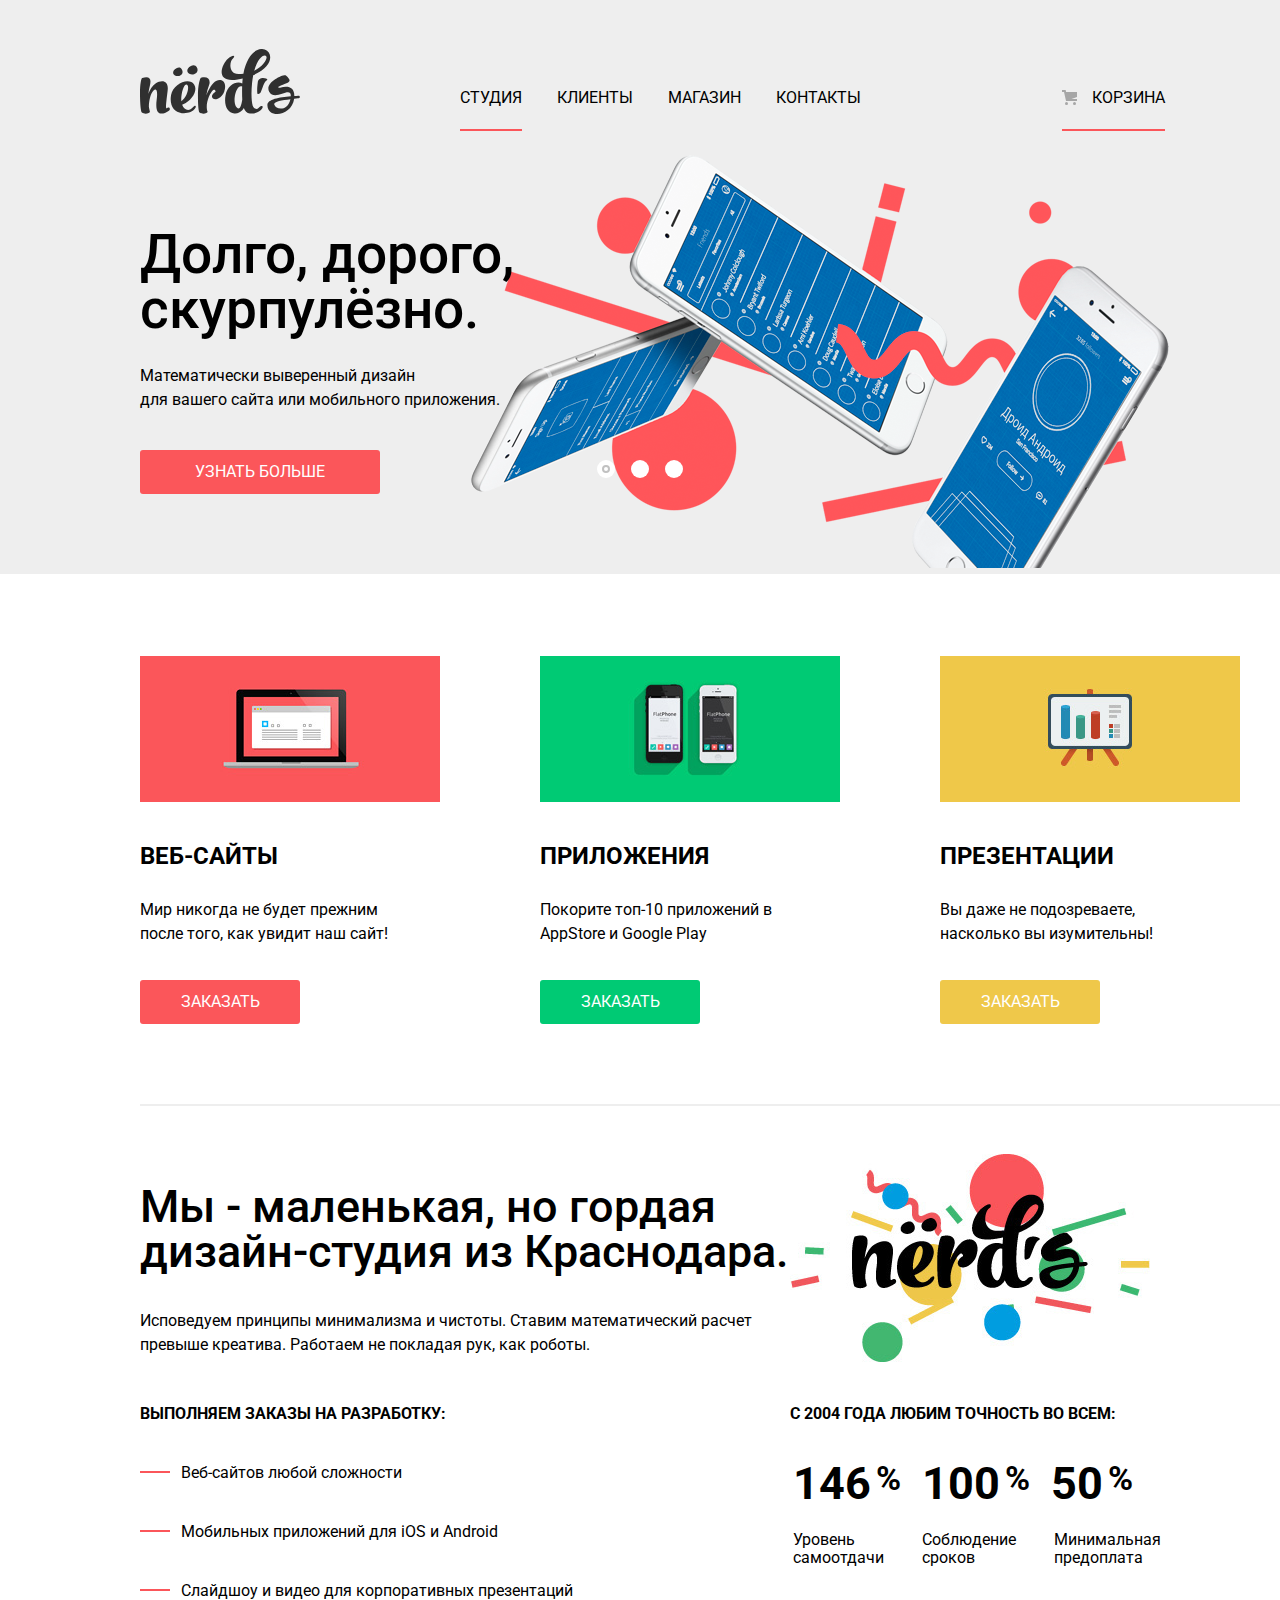
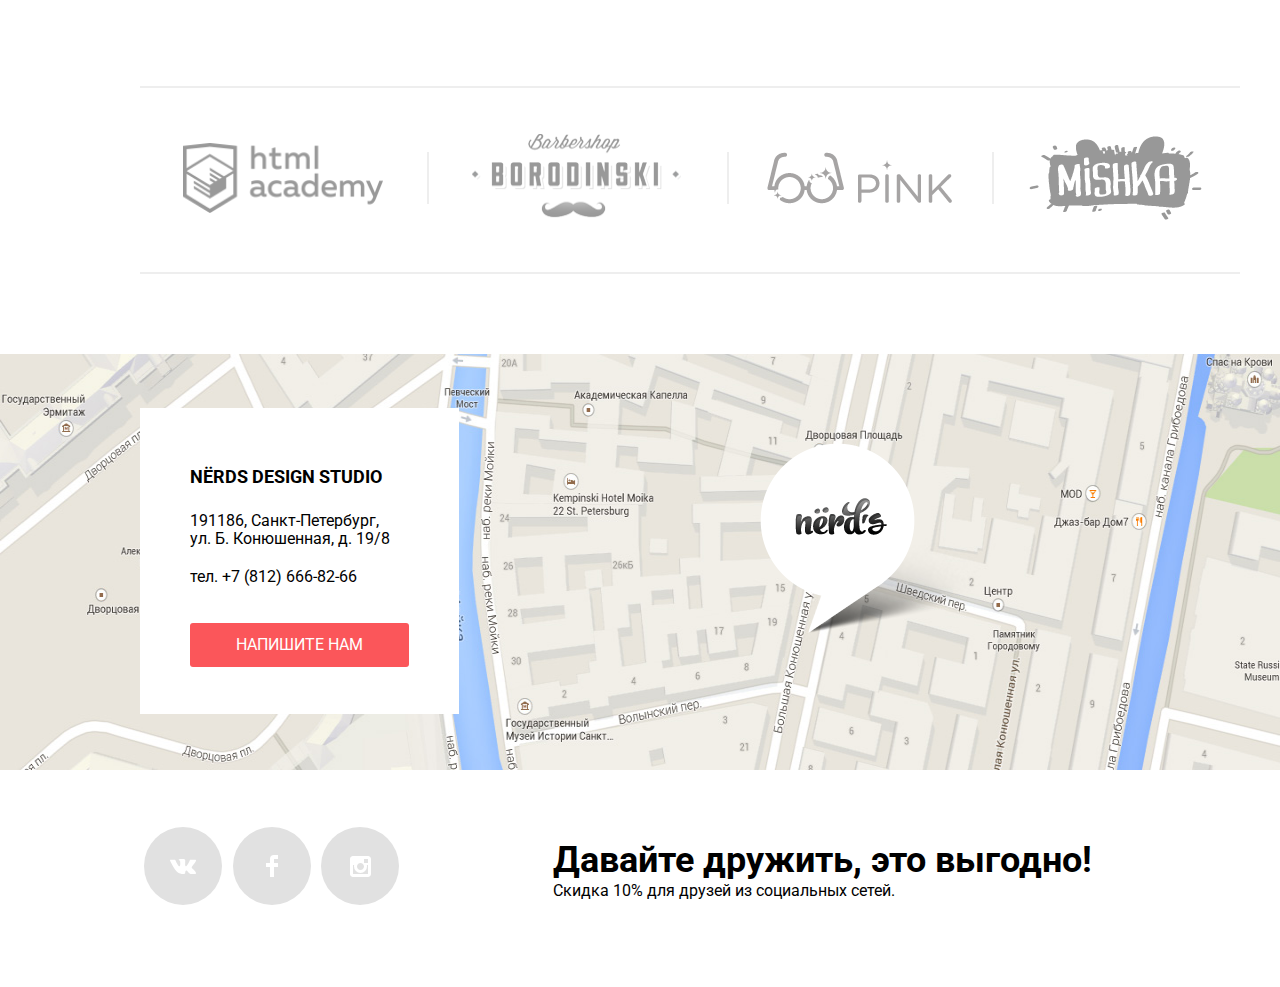
<file: index.html>
<!DOCTYPE html>
<html>
    <head>
        <meta charset="utf-8">
        <title>Дизайн-студия "Nёrds"</title>
        <link href="https://fonts.googleapis.com/css?family=Roboto:400,500&amp;subset=cyrillic" rel="stylesheet">
        <link href="css/style.css" rel="stylesheet" type="text/css">
        <link href="css/normalize.css" rel="stylesheet" type="text/css">
    </head>
    <body>
        <header class="main-header">
            <nav class="main-navigation">
                <a class="main-header-logo" href="index.html">
                <svg xmlns="http://www.w3.org/2000/svg" width="160" height="65" viewBox="0 0 160 65"><path d="M157.936 49.374c-1.235.161-2.523.271-3.757.377v.056c-2.415 17.364-26.188 20.231-26.779 6.599-.269-6.167 11.593-7.95 23.398-9.088.429-11.09-15.901 5.667-21.608-4.601-5.019-9.025 14.632-17.938 16.728-16.102 6.438 5.636 3.404 6.618-1.379 8.335-9.49 3.41-5.791 4.107-4.511 3.726 7.569-2.253 14.366-1.04 14.312 8.317 1.288-.107 2.522-.163 3.757-.271 2.306-.215 2.467 2.435-.161 2.652zm-7.514.756c-9.124 1.028-17.013 2.436-16.153 5.355 1.716 5.573 13.577 6.818 16.153-5.355zM117.678 44.918c-.682-.037-.703-6.038.112-11.688 1.005-6.951 11.935-3.357 9.093-1.906-2.975 1.52-4.429 8.718-6.266 12.087-.635 1.161-2.605 1.526-2.939 1.507zM42.105 21.002c2.376 4.866-4.937 8.171-8.292 4.521-1.398-1.555-.755-4.56 2.636-6.193 1.697-.836 4.073-1.596 5.656 1.672zM57.062 18.861c2.585 5.297-5.38 8.896-9.031 4.922-1.522-1.695-.823-4.963 2.873-6.742 1.846-.911 4.432-1.736 6.158 1.82zM28.883 61.666c-7.919 5.338-14.219 4.159-12.212-10.848 1.45-10.904-.948-11.521-3.122-9.442-2.845 2.697-4.628 9.723-4.684 16.412a50.98 50.98 0 0 0 1.004 4.776c.334 1.63-4.907 3.315-7.974 1.011C.837 62.79 0 54.865 0 44.131c0-8.824 1.171-14.895 2.23-15.175 8.029-2.191 9.312 1.348 7.583 7.981a47.637 47.637 0 0 0-1.395 7.924c1.673-4.664 4.071-8.485 6.803-10.173 7.416-4.664 13.605-2.473 12.434 6.801-2.007 16.58-2.174 18.827-.39 17.535 2.231-1.574 3.68 1.238 1.618 2.642zM54.982 59.59c-2.175 3.484-7.806 5.171-13.216 4.552-7.75-.843-12.545-7.756-10.705-18.097 2.008-11.185 18.065-18.322 23.196-10.341 3.735 5.789-2.175 16.017-11.597 19.783l-.502.168c1.951 5.171 6.579 7.476 11.039 2.36 2.119-2.36 3.624-1.348 1.785 1.575zm-13.605-7.418c5.855-4.159 7.806-13.32 6.189-15.905-1.728-2.697-5.074 1.517-6.245 11.746-.111 1.461-.111 2.865.056 4.159zM83.091 44.992c-1.597 2.507-3.903 4.384-5.966 5.059-2.398.73-5.185.056-5.185-2.698 0-1.011.892-3.372 3.624-4.721-.168-1.911-1.394-2.417-2.286-1.686-3.345 2.586-7.417 12.25-6.356 19.221.055.168.055.337.055.506.168.617.335 1.237.558 1.854.557 1.574-4.907 3.316-7.973.956-1.059-.788-1.617-6.97-1.617-17.704 0-8.824 1.951-16.636 3.011-16.917 6.412-1.743 10.147 1.292 8.14 7.249-1.171 3.373-2.23 6.801-2.843 10.399 2.453-6.688 6.523-12.872 9.812-14.501 5.856-2.923 10.092.956 8.867 7.813-.056.11-.112.393-.112.449-.056.562-.566 2.302-.39 1.741-.516 1.645-.892 2.277-1.339 2.98z"/><path d="M113.207 26.161a86.988 86.988 0 0 0-1.115 7.531c-1.059 10.06-.612 18.996.613 22.986.726 2.137 3.457 4.946 6.078 2.023 2.843-3.203 5.967-1.349 2.174 2.416-2.34 2.305-6.689 3.878-11.039 3.428-3.123-.393-5.018-2.415-6.134-5.505-.444.898-.947 1.685-1.56 2.302-2.119 2.193-4.685 3.43-7.974 3.092-6.637-.73-10.538-7.923-8.699-18.153 1.952-10.791 11.319-14.725 16.728-11.857.112-1.349.223-2.699.335-4.104.055-.281.055-.562.11-.843a96.962 96.962 0 0 1-4.962.956C73.787 34.423 82.04 14.864 87.894 9.75c6.636-5.733 7.36-1.855 5.297-.562-3.68 2.36-5.297 15.905 5.241 15.905 1.729 0 3.346-.112 4.962-.281C106.685 6.49 116.665-2.391 124.75.532c8.976 3.26 8.029 17.535-11.543 25.629zm-10.928 24.393c-.224-3.542-.224-7.532-.167-11.636 0-.506.056-1.011.056-1.461-3.346-1.518-6.635 3.653-7.473 10.792-.946 8.373 2.788 12.813 4.908 10.791 1.617-1.631 2.453-6.803 2.676-8.486zm24.086-43.165c-1.784-2.642-8.307.562-12.098 14.332 9.535-4.554 13.326-12.422 12.098-14.332z"/></svg>
<!--                    <img src="img/nerds-logo.svg" width="165" height="80" alt="Logo Of Nёrds">-->
                </a>
                <div class="main-navigation-wrapper">
                    <div class="container">
                        <ul class="site-navigation">
                            <li class="site-navigation-current"><a href="studio.html">Студия</a></li>
                            <li><a href="clients.html">Клиенты</a></li>
                            <li><a href="catalog.html">Магазин</a></li>
                            <li><a href="contacts.html">Контакты</a></li>
                        </ul>
                        <ul class="cart-navigation">
                           <li class="site-navigation-current">
                              <a class="cart-link" href="cart.html">Корзина</a> 
                           </li>                            
                        </ul>
                    </div>
                </div>
            </nav>
        </header>
        
        <main class="main-container">
           <h1 class="visually-hidden">Дизайн-студия "Nёrds"</h1>
           
            <section class="slider">
                <div class="main-container">
                    <h2 class="visually-hidden">Преимущества</h2>
                    <div class="slider-controls">
                        <i class="active"></i>
                        <i></i>
                        <i></i>
                    </div>
                    <ul class="slider-list">
                        <li class="slider-item">
                            <h3>Долго, дорого,<br> скурпулёзно.</h3>
                            <p>Математически выверенный дизайн<br> для вашего сайта или мобильного приложения.</p>
                            <a class="slider-item-button button" href="#">Узнать больше</a>
                        </li>
                        <li class="slider-item">
                            <h3>Любим математику<br> как никто другой</h3>
                            <p>Никакого креатива, только математические формулы<br> для расчета идеальных пропорций.</p>
                            <a class="slider-item-button button" href="#">Узнать больше</a>
                        </li>
                        <li class="slider-item">
                            <h3>Только ночь,<br> только хардкор</h3>
                            <p>Работать днем, как все? Мы против этого.<br> Ближе к полуночи работа только начинается.</p>
                            <a class="slider-item-button button" href="#">Узнать больше</a>
                        </li>
                    </ul>
                </div>                               
            </section>
            
            <section class="propositions">
                <h2 class="visually-hidden">Предложения</h2>
                <ul class="propositions-list">
                    <li class="propositions-item">
                       <img src="img/advantage-1.jpg" width="300" height="146" alt="Мы создаём веб-сайты">
                        <h3>Веб-сайты</h3>
                        <p>Мир никогда не будет прежним<br> после того, как увидит наш сайт!</p>
                        <a class="propositions-item-button button" href="#">Заказать</a>
                    </li>
                    <li class="propositions-item">
                       <img src="img/advantage-2.jpg" width="300" height="146" alt="Мы создаём приложения">
                        <h3>Приложения</h3>
                        <p>Покорите топ-10 приложений в<br> AppStore и Google Play</p>
                        <a class="propositions-item-button propositions-item-button-green button" href="#">Заказать</a>
                    </li>
                    <li class="propositions-item">
                       <img src="img/advantage-3.jpg" width="300" height="146" alt="Мы создаём презентации">
                        <h3>Презентации</h3>
                        <p>Вы даже не подозреваете,<br> насколько вы изумительны!</p>
                        <a class="propositions-item-button propositions-item-button-yellow button" href="#">Заказать</a>
                    </li>
                </ul>
            </section>
            
            <div class="index-columns">
            <section class="about-studio">
                <b>Мы - маленькая, но гордая дизайн-студия из Краснодара.</b>
                <p>Исповедуем принципы минимализма и чистоты. Ставим математический расчет<br> превыше креатива. Работаем не покладая рук, как роботы.</p>
                <span>Выполняем заказы на разработку:</span>
                <ul class="about-studio-list">
                    <li class="about-studio-item">
                        <p>Веб-сайтов любой сложности</p>
                    </li>
                    <li class="about-studio-item">
                        <p>Мобильных приложений для iOS и Android</p>
                    </li>
                    <li class="about-studio-item">
                        <p>Слайдшоу и видео для корпоративных презентаций</p>
                    </li>
                </ul>
            </section>
            
            <section class="stats">
                <div class="stats-container">
                    <img src="img/nerds-illustration.jpg" width="360" height="208" alt="Логотип дизайн-студии Nёrds">
                    <p>С 2004 года любим точность во всем:</p>
            <table class="stats-list">
               <tr>
                   <th class="stats-value">146<sup>%</sup>
                   </th>
                   <th class="stats-value">100<sup>%</sup>
                   </th>
                   <th class="stats-value">50<sup>%</sup>
                   </th>
               </tr>
               <tr>                   
                   <td class="stats-field">Уровень<br> самоотдачи</td>
                   <td class="stats-field">Соблюдение<br> сроков</td>
                   <td class="stats-field">Минимальная<br> предоплата</td>
               </tr>              
            </table>
               
                </div>
            </section>
            </div>
            
            <section class="comp-logos">
                <table class="comp-logos-list">
                <tr>
                   <th class="comp-logos-item">
                       <img src="img/logo-1.png" width="200" height="70" alt="Компания-парнер HTML Academy">
                   </th>                    
                   <th class="comp-logos-item">
                       <img src="img/logo-2.png" width="209" height="87" alt="Компания-парнер Барбершоп Borodinski">
                   </th>                    
                   <th class="comp-logos-item">
                       <img src="img/logo-3.png" width="185" height="52" alt="Компания-парнер Pink">
                   </th>                    
                   <th class="comp-logos-item">
                       <img src="img/logo-4.png" width="173" height="84" alt="Компания-парнер Mishka">
                   </th>  
                </tr>                  
                </table>
            </section>
            
            
            <section class="contacts">
             <img class="contacts-map" src="img/map.jpg" width="100%" height="416" alt="Nrds design studio по адресу ул. Большая Конюшенная 19/9, Санкт-Петербург">
             <div class="contacts-feedback">
              <b>Nёrds design studio</b>
               <p>
                   191186, Санкт-Петербург,<br>
                   ул. Б. Конюшенная, д. 19/8       
               </p> 
               <p>
                   тел. +7 (812) 666-82-66
               </p> 
               <a class="button contacts-button-feedback" href="#">Напишите нам</a>
              </div>                  
               <p class="contacts-map-marker">
               <img src="img/map-marker.png" width="231" height="190" alt="Nёrds design studio по адресу ул. Большая Конюшенная 19/9, Санкт-Петербург">               
               </p>                         
            </section>
            
            <section class="modal modal-email">
           <h2>Напишите нам</h2>
           <form class="email-form" action="" method="post">
              <p class="email-item">
                  <label for="user-name">Ваше имя:</label>
                  <input class="name-user" id="user-name" type="text" name="user-name" placeholder="Имя Фамилия">
              </p>  
              <p class="email-item">
                  <label for="user-email">Ваш e-mail:</label>
                  <input class="email-user" id="user-email" type="text" name="user-email" placeholder="email@example.com">
              </p>             
              <p class="email-item">
                  <label for="user-text">Текст письма:</label>
                  <textarea class="text-user" id="user-text" type="text" name="email-text" placeholder="В свободной форме"></textarea>
              </p>
              <button class="button" type="submit">Отправить</button>
           </form>         
           <button class="modal-close" type="button">Закрыть</button>   
        </section>                  
        </main>
        
        <footer class="main-footer">
            <div class="footer-container">
                <div class="footer-social">
                    <ul>
                        <li><a class="social-button" href="#">
                        <span class="visually-hidden">Вконтакте</span>
                        <svg xmlns="http://www.w3.org/2000/svg" width="26" height="15" viewBox="0 0 26 15"><path fill="#FFF" d="M16.138 11.51c.956-.309 2.18 2.04 3.483 2.939.978.681 1.727.534 1.727.534l3.473-.05s1.815-.112.957-1.554c-.071-.12-.503-1.069-2.585-3.022-2.177-2.043-1.882-1.712.739-5.244 1.597-2.153 2.236-3.468 2.036-4.028-.192-.539-1.365-.399-1.365-.399L20.69.713c-.381.001-.704.119-.851.515-.003.004-.621 1.666-1.445 3.079-1.741 2.989-2.436 3.148-2.724 2.961-.661-.433-.494-1.737-.494-2.664 0-2.897.432-4.105-.846-4.417-.427-.104-.739-.172-1.828-.182-1.392-.021-2.574 0-3.244.329-.445.223-.786.712-.579.74.26.035.843.16 1.155.586.401.552.389 1.789.389 1.789s.229 3.411-.54 3.834c-.528.29-1.25-.302-2.803-3.016-.793-1.388-1.392-2.922-1.392-2.922s-.116-.285-.326-.441c-.25-.185-.6-.244-.6-.244L.848.684S.29.7.085.946c-.182.218-.015.668-.015.668s2.909 6.881 6.203 10.347c3.02 3.182 6.452 2.971 6.452 2.971h1.555s.469-.054.709-.312c.224-.24.214-.691.214-.691s-.031-2.109.935-2.419z"/></svg>
<!--                        <img src="img/vk-icon.svg" width="25" height="15">-->
                        </a>
                        </li>  
                        <li><a class="social-button" href="#">
                        <span class="visually-hidden">Фейсбук</span>
                        <svg xmlns="http://www.w3.org/2000/svg" width="12" height="22" viewBox="0 0 12 22"><path fill="#FFF" d="M12 4V0H8a4 4 0 0 0-4 4v4H0v4h4v10h4V12h4V8H8V4h4z"/></svg>
<!--                        <img src="img/fb-icon.svg"  width="25" height="15">-->
                        </a>
                        </li>   
                        <li><a class="social-button" href="#">
                        <span class="visually-hidden">Инстаграм</span>
                        <svg xmlns="http://www.w3.org/2000/svg" width="21" height="21" viewBox="0 0 21 21"><path fill="#FFF" d="M18 0H3C1.35 0 0 1.35 0 3v15c0 1.65 1.35 3 3 3h15c1.65 0 3-1.35 3-3V3c0-1.65-1.35-3-3-3zm-7.5 7c1.93 0 3.5 1.57 3.5 3.5S12.43 14 10.5 14 7 12.43 7 10.5 8.57 7 10.5 7zM18 18H3V9h1.181A6.504 6.504 0 0 0 4 10.5a6.5 6.5 0 1 0 13 0 6.45 6.45 0 0 0-.181-1.5H18v9zm0-11h-4V3h4v4z"/></svg>
<!--                        <img src="img/insta-icon.svg"  width="25" height="15">-->
                        </a>
                        </li>                     
                    </ul>
                </div>
                
                <p class="footer-friendship">
                    <b>Давайте дружить, это выгодно!</b><br>
                <span>Скидка 10% для друзей из социальных сетей.</span>
                </p>
            </div>           
        </footer>
        
        
    <script src="js/script.js"></script>    
    </body>
</html>
</file>
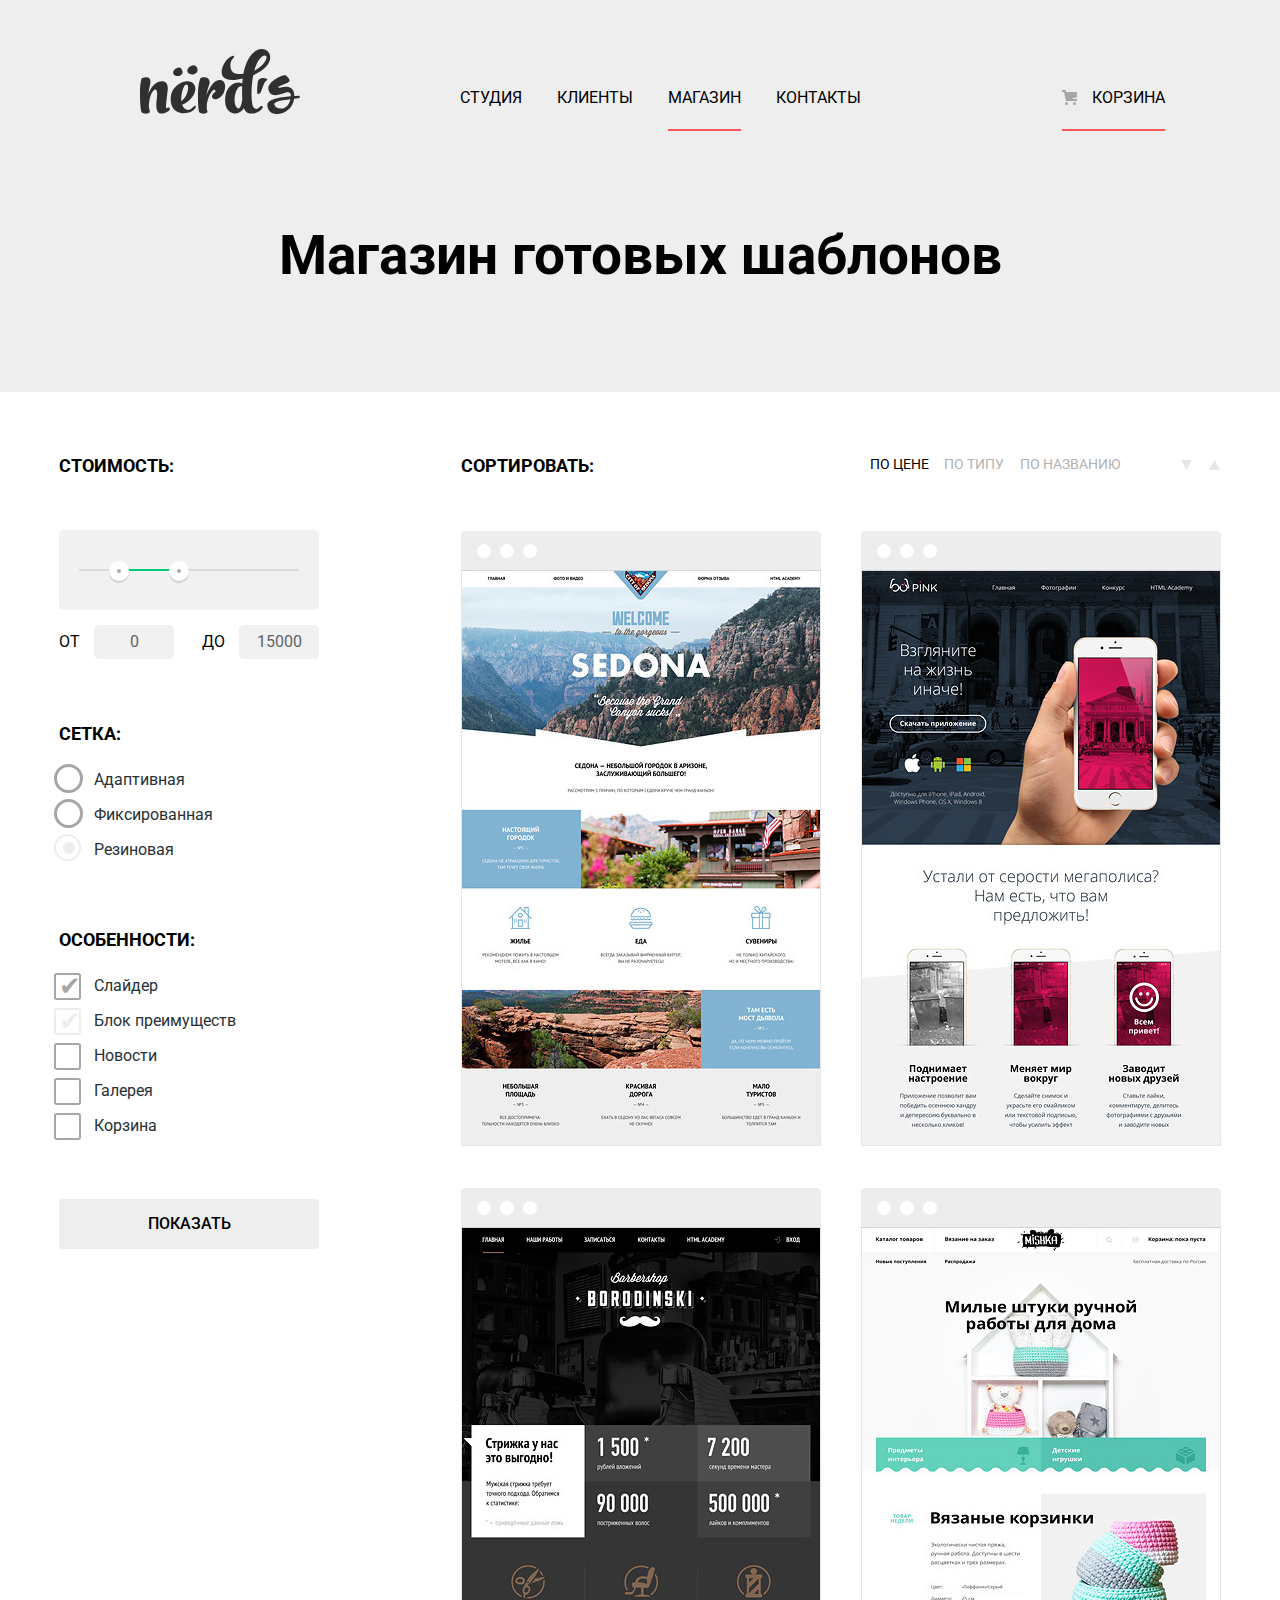
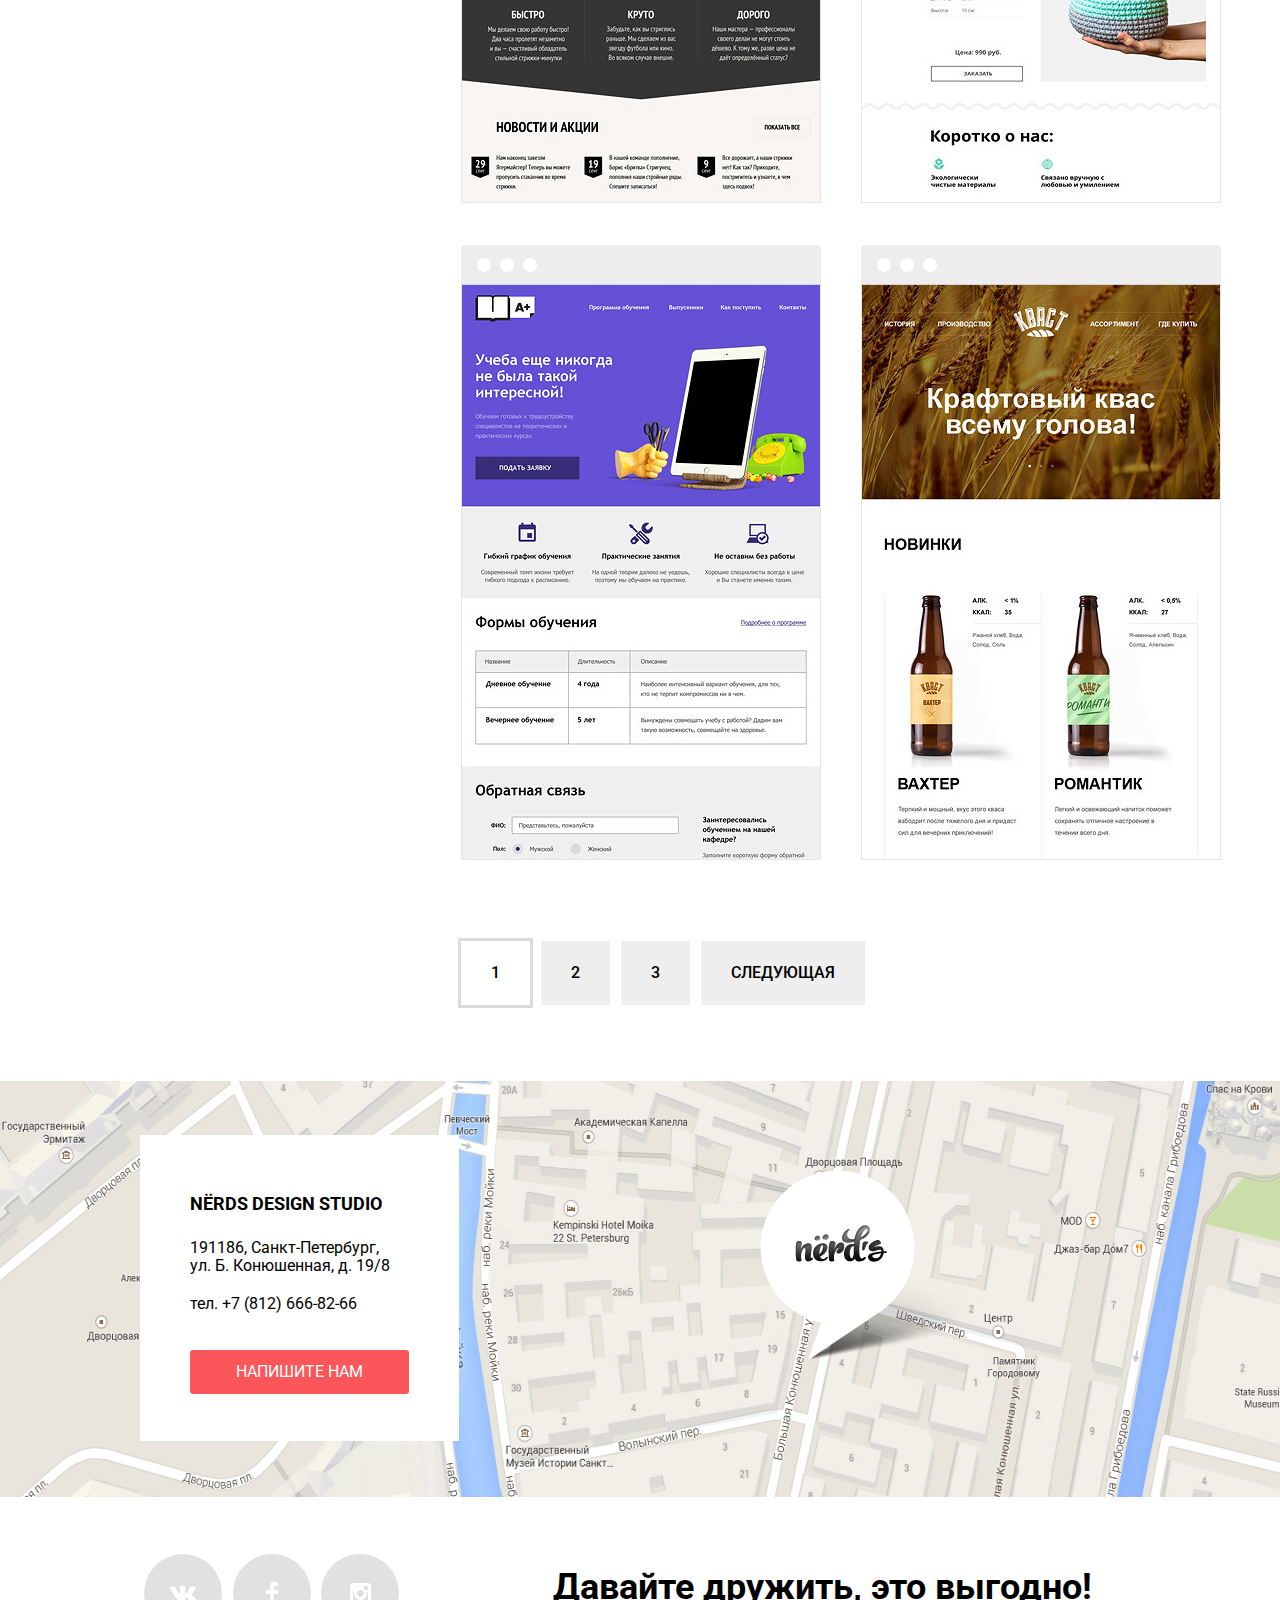
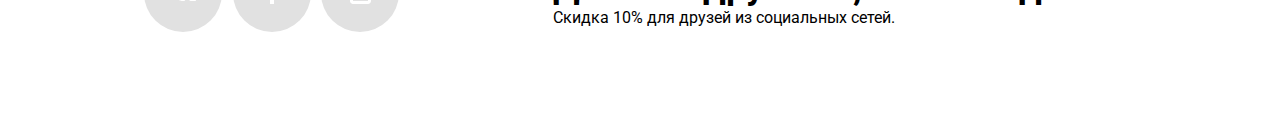
<file: catalog.html>
<!DOCTYPE html>
<html>
    <head>
        <meta charset="utf-8">
        <title>Магазин "Nёrds"</title>
        <link href="https://fonts.googleapis.com/css?family=Roboto:400,500&amp;subset=cyrillic" rel="stylesheet">
        <link href="css/style.css" rel="stylesheet" type="text/css">
        <link href="css/normalize.css" rel="stylesheet" type="text/css">
    </head>
    <body class="inner-page">
        <header class="main-header">
            <nav class="main-navigation">
                <a class="main-header-logo" href="index.html">
                <svg xmlns="http://www.w3.org/2000/svg" width="160" height="65" viewBox="0 0 160 65"><path d="M157.936 49.374c-1.235.161-2.523.271-3.757.377v.056c-2.415 17.364-26.188 20.231-26.779 6.599-.269-6.167 11.593-7.95 23.398-9.088.429-11.09-15.901 5.667-21.608-4.601-5.019-9.025 14.632-17.938 16.728-16.102 6.438 5.636 3.404 6.618-1.379 8.335-9.49 3.41-5.791 4.107-4.511 3.726 7.569-2.253 14.366-1.04 14.312 8.317 1.288-.107 2.522-.163 3.757-.271 2.306-.215 2.467 2.435-.161 2.652zm-7.514.756c-9.124 1.028-17.013 2.436-16.153 5.355 1.716 5.573 13.577 6.818 16.153-5.355zM117.678 44.918c-.682-.037-.703-6.038.112-11.688 1.005-6.951 11.935-3.357 9.093-1.906-2.975 1.52-4.429 8.718-6.266 12.087-.635 1.161-2.605 1.526-2.939 1.507zM42.105 21.002c2.376 4.866-4.937 8.171-8.292 4.521-1.398-1.555-.755-4.56 2.636-6.193 1.697-.836 4.073-1.596 5.656 1.672zM57.062 18.861c2.585 5.297-5.38 8.896-9.031 4.922-1.522-1.695-.823-4.963 2.873-6.742 1.846-.911 4.432-1.736 6.158 1.82zM28.883 61.666c-7.919 5.338-14.219 4.159-12.212-10.848 1.45-10.904-.948-11.521-3.122-9.442-2.845 2.697-4.628 9.723-4.684 16.412a50.98 50.98 0 0 0 1.004 4.776c.334 1.63-4.907 3.315-7.974 1.011C.837 62.79 0 54.865 0 44.131c0-8.824 1.171-14.895 2.23-15.175 8.029-2.191 9.312 1.348 7.583 7.981a47.637 47.637 0 0 0-1.395 7.924c1.673-4.664 4.071-8.485 6.803-10.173 7.416-4.664 13.605-2.473 12.434 6.801-2.007 16.58-2.174 18.827-.39 17.535 2.231-1.574 3.68 1.238 1.618 2.642zM54.982 59.59c-2.175 3.484-7.806 5.171-13.216 4.552-7.75-.843-12.545-7.756-10.705-18.097 2.008-11.185 18.065-18.322 23.196-10.341 3.735 5.789-2.175 16.017-11.597 19.783l-.502.168c1.951 5.171 6.579 7.476 11.039 2.36 2.119-2.36 3.624-1.348 1.785 1.575zm-13.605-7.418c5.855-4.159 7.806-13.32 6.189-15.905-1.728-2.697-5.074 1.517-6.245 11.746-.111 1.461-.111 2.865.056 4.159zM83.091 44.992c-1.597 2.507-3.903 4.384-5.966 5.059-2.398.73-5.185.056-5.185-2.698 0-1.011.892-3.372 3.624-4.721-.168-1.911-1.394-2.417-2.286-1.686-3.345 2.586-7.417 12.25-6.356 19.221.055.168.055.337.055.506.168.617.335 1.237.558 1.854.557 1.574-4.907 3.316-7.973.956-1.059-.788-1.617-6.97-1.617-17.704 0-8.824 1.951-16.636 3.011-16.917 6.412-1.743 10.147 1.292 8.14 7.249-1.171 3.373-2.23 6.801-2.843 10.399 2.453-6.688 6.523-12.872 9.812-14.501 5.856-2.923 10.092.956 8.867 7.813-.056.11-.112.393-.112.449-.056.562-.566 2.302-.39 1.741-.516 1.645-.892 2.277-1.339 2.98z"/><path d="M113.207 26.161a86.988 86.988 0 0 0-1.115 7.531c-1.059 10.06-.612 18.996.613 22.986.726 2.137 3.457 4.946 6.078 2.023 2.843-3.203 5.967-1.349 2.174 2.416-2.34 2.305-6.689 3.878-11.039 3.428-3.123-.393-5.018-2.415-6.134-5.505-.444.898-.947 1.685-1.56 2.302-2.119 2.193-4.685 3.43-7.974 3.092-6.637-.73-10.538-7.923-8.699-18.153 1.952-10.791 11.319-14.725 16.728-11.857.112-1.349.223-2.699.335-4.104.055-.281.055-.562.11-.843a96.962 96.962 0 0 1-4.962.956C73.787 34.423 82.04 14.864 87.894 9.75c6.636-5.733 7.36-1.855 5.297-.562-3.68 2.36-5.297 15.905 5.241 15.905 1.729 0 3.346-.112 4.962-.281C106.685 6.49 116.665-2.391 124.75.532c8.976 3.26 8.029 17.535-11.543 25.629zm-10.928 24.393c-.224-3.542-.224-7.532-.167-11.636 0-.506.056-1.011.056-1.461-3.346-1.518-6.635 3.653-7.473 10.792-.946 8.373 2.788 12.813 4.908 10.791 1.617-1.631 2.453-6.803 2.676-8.486zm24.086-43.165c-1.784-2.642-8.307.562-12.098 14.332 9.535-4.554 13.326-12.422 12.098-14.332z"/></svg>
<!--                    <img src="img/nerds-logo.svg" width="165" height="80" alt="Logo Of Nёrds">-->
                </a>
                <div class="main-navigation-wrapper">
                    <div class="container">
                        <ul class="site-navigation">
                            <li><a href="studio.html">Студия</a></li>
                            <li><a href="clients.html">Клиенты</a></li>
                            <li class="site-navigation-current"><a href="catalog.html">Магазин</a></li>
                            <li><a href="contacts.html">Контакты</a></li>
                        </ul>
                        <ul class="cart-navigation">
                           <li class="site-navigation-current">
                              <a class="cart-link" href="cart.html">Корзина</a> 
                           </li>                            
                        </ul>
                    </div>
                </div>
            </nav>
            <h2>Магазин готовых шаблонов</h2>
        </header>
        
        <main class="main-container">
            <div class="catalog-columns">
               
                <section class="filters">
                    <h2 class="visually-hidden">Фильтр товаров</h2>
                    <form method="get" action="https://echo.htmlacademy.ru">
                        <fieldset class="filter-item filter-item-price">
                            <legend>Стоимость:</legend>
                            <div class="range-filter">
                                <div class="range-controls">
                                    <div class="scale">
                                        <div class="bar" style="margin-left: 20%; width: 30%"></div>
                                    </div>
                                    <div class="toggle toggle-min"></div>
                                    <div class="toggle toggle-max"></div>
                                </div>
                                <div class="price-controls">
                                    <label class="min-price">от <input name="min-price" type="text" value="0"></label>
                                    <label class="max-price">до <input name="max-price" type="text" value="15000"></label>
                                </div>
                            </div>
                        </fieldset>
                        
                        <fieldset class="filter-item filter-item-grid">
                            <legend>Сетка:</legend>
                            <ul>
                                <li class="filter-option">
                                    <input class="visually-hidden filter-input filter-input-radio" type="radio" name="product-group" value="adaptive" id="filter-adaptive" checked>
                                    <label for="filter-adaptive">Адаптивная</label>
                                </li>
                                <li class="filter-option">
                                    <input class="visually-hidden filter-input filter-input-radio" type="radio" name="product-group" value="fixed" id="filter-fixed">
                                    <label for="filter-fixed">Фиксированная</label>
                                </li>
                                <li class="filter-option">
                                    <input class="visually-hidden filter-input filter-input-radio" type="radio" name="product-group" value="rubber" id="filter-rubber" checked disabled>
                                    <label for="filter-rubber">Резиновая</label>
                                </li>                    
                            </ul>
                        </fieldset>
                        
                        <fieldset class="filter-item filter-item-features">
                            <legend>Особенности:</legend>
                            <ul>
                                <li class="filter-option">
                                    <input class="visually-hidden filter-input filter-input-checkbox" type="checkbox" name="slider" id="filter-slider" checked>
                                    <label for="ilter-slider">Слайдер</label>
                                </li>
                                <li class="filter-option">
                                    <input class="visually-hidden filter-input filter-input-checkbox" type="checkbox" name="advantages-block" id="filter-advantages-block" checked disabled>
                                    <label for="filter-advantages-block">Блок преимуществ</label>
                                </li>
                                <li class="filter-option">
                                    <input class="visually-hidden filter-input filter-input-checkbox" type="checkbox" name="news" id="filter-news">
                                    <label for="filter-news">Новости</label>
                                </li>
                                <li class="filter-option">
                                    <input class="visually-hidden filter-input filter-input-checkbox" type="checkbox" name="gallery" id="filter-gallery">
                                    <label for="filter-gallery">Галерея</label>
                                </li>
                                <li class="filter-option">
                                    <input class="visually-hidden filter-input filter-input-checkbox" type="checkbox" name="cart" id="filter-cart">
                                    <label for="filter-cart">Корзина</label>
                                </li>
                            </ul>
                        </fieldset>
                        <button type="submit" class="filter-button button">Показать</button>
                    </form>
                </section>
                
                <section class="catalog">
                   <h2 class="visually-hidden">Фильтр товаров</h2>
                   <form method="get" action="https://echo.htmlacademy.ru">
                    <fieldset class="sort-item sort-item-features">
                        <ul class="sort">
                           <legend>Сортировать:</legend>
                            <li class="sort-option sort-option-current"><a href="#">По цене</a></li>
                            <li class="sort-option"><a href="#">По типу</a></li>
                            <li class="sort-option"><a href="#">По названию</a></li>
                            <li class="sort-option"><button type="submit" class="sort-button sort-button-down"></button></li>
                            <li class="sort-option"><button type="submit" class="sort-button sort-button-up"></button></li>
                        </ul>
                    </fieldset>
                    </form>
                    
                    <ul class="catalog-list">
                        <li class="catalog-item">
                            <a class="catalog-item-promo" href="#">
                               <p class="catalog-item-image">
                                    <img src="img/img-sedona.jpg" width="360" height="576" alt="Информационный сайт для туристов Sedona">
                                </p>    
                            </a>
                            <div class="catalog-item-info">
                            <h3>
                                    <span class="catalog-item-title">Sedona</span>
                                    <span class="catalog-category">Информационный сайт для туристов</span>
                                </h3>
                            <p class="catalog-item-price">
                                <a class="button" href="#">9 000 руб.</a>
                            </p>
                            </div>
                        </li>
                        
                        <li class="catalog-item">
                            <a class="catalog-item-promo" href="#">
                               <p class="catalog-item-image">
                                    <img src="img/img-pink.jpg" width="360" height="576" alt="Информационный сайт для туристов Sedona">
                                </p>    
                            </a>
                            <div class="catalog-item-info">
                            <h3>
                                    <span class="catalog-item-title">Pink app</span>
                                    <span class="catalog-category">Продуктивный лендинг приложения для iOS и Android</span>
                                </h3>
                            <p class="catalog-item-price">
                                <a class="button" href="#">9 000 руб.</a>
                            </p>
                            </div>
                        </li>
                        
                        <li class="catalog-item">
                            <a class="catalog-item-promo" href="#">
                               <p class="catalog-item-image">
                                    <img src="img/img-barbershop.jpg" width="360" height="576" alt="Информационный сайт для туристов Sedona">
                                </p>    
                            </a>
                            <div class="catalog-item-info">
                            <h3>
                                    <span class="catalog-item-title">Barbershop</span>
                                    <span class="catalog-category">Сайт салона красоты.<br>Для мужчин, да.</span>
                                </h3>
                            <p class="catalog-item-price">
                                <a class="button" href="#">9 000 руб.</a>
                            </p>
                            </div>
                        </li>
                        
                        <li class="catalog-item">
                            <a class="catalog-item-promo" href="#">
                               <p class="catalog-item-image">
                                    <img src="img/img-mishka.jpg" width="360" height="576" alt="Информационный сайт для туристов Sedona">
                                </p>    
                            </a>
                            <div class="catalog-item-info">
                            <h3>
                                    <span class="catalog-item-title">Mishka</span>
                                    <span class="catalog-category">Интернет-магазин вязаных игрушек</span>
                                </h3>
                            <p class="catalog-item-price">
                                <a class="button" href="#">9 000 руб.</a>
                            </p>
                            </div>
                        </li>
                        
                        <li class="catalog-item">
                            <a class="catalog-item-promo" href="#">
                               <p class="catalog-item-image">
                                    <img src="img/img-aplus.jpg" width="360" height="576" alt="Информационный сайт для туристов Sedona">
                                </p>    
                            </a>
                            <div class="catalog-item-info">
                            <h3>
                                    <span class="catalog-item-title">A plus</span>
                                    <span class="catalog-category">Лендинг курсов повышения квалификации</span>
                                </h3>
                            <p class="catalog-item-price">
                                <a class="button" href="#">9 000 руб.</a>
                            </p>
                            </div>
                        </li>
                        
                        <li class="catalog-item">
                            <a class="catalog-item-promo" href="#">
                               <p class="catalog-item-image">
                                    <img src="img/img-kvast.jpg" width="360" height="576" alt="Информационный сайт для туристов Sedona">
                                </p>    
                            </a>
                            <div class="catalog-item-info">
                            <h3>
                                    <span class="catalog-item-title">Кваст</span>
                                    <span class="catalog-category">Промо-сайт производителя крафтового кваса</span>
                                </h3>
                            <p class="catalog-item-price">
                                <a class="button" href="#">9 000 руб.</a>
                            </p>
                            </div>
                        </li>                        
                    </ul>
                    <ul class="pagination-list">
                        <li class="pagination-item pagination-item-current"><a>1</a></li>
                        <li class="pagination-item"><a href="#">2</a></li>
                        <li class="pagination-item"><a href="#">3</a></li>
                        <li class="pagination-item"><a href="#">Следующая</a></li>
                    </ul>
                    
                </section>
                
            </div>
            </main>
        
        <section class="contacts">
             <img class="contacts-map" src="img/map.jpg" width="100%" height="416" alt="Nrds design studio по адресу ул. Большая Конюшенная 19/9, Санкт-Петербург">
             <div class="contacts-feedback">
              <b>Nёrds design studio</b>
               <p>
                   191186, Санкт-Петербург,<br>
                   ул. Б. Конюшенная, д. 19/8       
               </p> 
               <p>
                   тел. +7 (812) 666-82-66
               </p> 
               <a class="button contacts-button-feedback" href="#">Напишите нам</a>
              </div>                  
               <p class="contacts-map-marker">
               <img src="img/map-marker.png" width="231" height="190" alt="Nёrds design studio по адресу ул. Большая Конюшенная 19/9, Санкт-Петербург">               
               </p>                         
            </section>
        
        <footer class="main-footer">
            <div class="footer-container">
                <div class="footer-social">
                    <ul>
                        <li><a class="social-button" href="#">
                        <span class="visually-hidden">Вконтакте</span>
                        <svg xmlns="http://www.w3.org/2000/svg" width="26" height="15" viewBox="0 0 26 15"><path fill="#FFF" d="M16.138 11.51c.956-.309 2.18 2.04 3.483 2.939.978.681 1.727.534 1.727.534l3.473-.05s1.815-.112.957-1.554c-.071-.12-.503-1.069-2.585-3.022-2.177-2.043-1.882-1.712.739-5.244 1.597-2.153 2.236-3.468 2.036-4.028-.192-.539-1.365-.399-1.365-.399L20.69.713c-.381.001-.704.119-.851.515-.003.004-.621 1.666-1.445 3.079-1.741 2.989-2.436 3.148-2.724 2.961-.661-.433-.494-1.737-.494-2.664 0-2.897.432-4.105-.846-4.417-.427-.104-.739-.172-1.828-.182-1.392-.021-2.574 0-3.244.329-.445.223-.786.712-.579.74.26.035.843.16 1.155.586.401.552.389 1.789.389 1.789s.229 3.411-.54 3.834c-.528.29-1.25-.302-2.803-3.016-.793-1.388-1.392-2.922-1.392-2.922s-.116-.285-.326-.441c-.25-.185-.6-.244-.6-.244L.848.684S.29.7.085.946c-.182.218-.015.668-.015.668s2.909 6.881 6.203 10.347c3.02 3.182 6.452 2.971 6.452 2.971h1.555s.469-.054.709-.312c.224-.24.214-.691.214-.691s-.031-2.109.935-2.419z"/></svg>
<!--                        <img src="img/vk-icon.svg" width="25" height="15">-->
                        </a>
                        </li>  
                        <li><a class="social-button" href="#">
                        <span class="visually-hidden">Фейсбук</span>
                        <svg xmlns="http://www.w3.org/2000/svg" width="12" height="22" viewBox="0 0 12 22"><path fill="#FFF" d="M12 4V0H8a4 4 0 0 0-4 4v4H0v4h4v10h4V12h4V8H8V4h4z"/></svg>
<!--                        <img src="img/fb-icon.svg"  width="25" height="15">-->
                        </a>
                        </li>   
                        <li><a class="social-button" href="#">
                        <span class="visually-hidden">Инстаграм</span>
                        <svg xmlns="http://www.w3.org/2000/svg" width="21" height="21" viewBox="0 0 21 21"><path fill="#FFF" d="M18 0H3C1.35 0 0 1.35 0 3v15c0 1.65 1.35 3 3 3h15c1.65 0 3-1.35 3-3V3c0-1.65-1.35-3-3-3zm-7.5 7c1.93 0 3.5 1.57 3.5 3.5S12.43 14 10.5 14 7 12.43 7 10.5 8.57 7 10.5 7zM18 18H3V9h1.181A6.504 6.504 0 0 0 4 10.5a6.5 6.5 0 1 0 13 0 6.45 6.45 0 0 0-.181-1.5H18v9zm0-11h-4V3h4v4z"/></svg>
<!--                        <img src="img/insta-icon.svg"  width="25" height="15">-->
                        </a>
                        </li>                     
                    </ul>
                </div>
                
                <p class="footer-friendship">
                    <b>Давайте дружить, это выгодно!</b><br>
                <span>Скидка 10% для друзей из социальных сетей.</span>
                </p>
            </div>           
        </footer>
        
    <script src="js/script.js"></script>    
        
    </body>
</html>
</file>
<file: css/style.css>
body {
    margin: 0;
    padding: 0;
    min-width: 1200px;
    
    font-family: "Roboto", Arial, sans-serif;
    font-size: 16px;
    line-height: 24px;
    font-weight: 400;
    color: #000000;
    
    background-color: #ffffff;
}

.inner-page h2{
    background-color: #eeeeee;
    
    margin: 0;
    padding-bottom: 109px;
    padding-top: 79px;
    font-size: 55px;
    line-height: 55px;
    text-align: center;
}

.inner-page .main-container {
    width: 1162px;
    margin: 0 auto;
    padding: 0;
}

.catalog-columns {
    display: flex;
    justify-content: space-between;
}

.filters {
    width: 270px;
}

.filter-item {
    margin: 0;
    padding: 0;
/*    margin-left: 140px;*/
    
    border: none;
}

.filter-item-price {
    margin-top: 59px;
    margin-bottom: 60px;
}

.filter-item-grid {    
    margin-bottom: 50px;
}

.filter-item-features {
    margin-bottom: 48px;
}

.range-filter {
    width: 260px;
    margin-top: 49px;
}

.filter-item legend {
    font-size: 18px;
    line-height: 30px;
    text-transform: uppercase;
    font-weight: 700;
}

.range-controls {
    position: relative;
    
    height: 41px;
    margin-bottom: 15px;
    padding-top: 39px;
    padding-right: 20px;
    padding-left: 20px;
    
    background-color: #f1f1f1;
    
    border-radius: 5px;    
}

.range-controls .scale {
    height: 2px;
    
    background-color: #d7dcde;
}

.range-controls .bar {
    width: 70%;
    height: 2px;
    
    background: #00ca74;
}

.range-controls .toggle {
    position: absolute;
    top: 31px;
    left: 0;
    
    width: 4px;
    height: 4px;
    padding: 0;
    
    border: 8px solid #ffffff;
    background-color: #ababab;
    box-shadow: 0 2px 1px 0 #cfcfcf;
    border-radius: 50%;
    cursor: pointer;
}

.range-controls .toggle-min {
    left: 50px;
}

.range-controls .toggle-max {
    left: 110px;
}

.price-controls {
    font-size: 0;
}

.price-controls label {
    display: inline-block;
    width: 50%;
    
    font-size: 16px;
    text-transform: uppercase;
}

.price-controls input {
    width: 60px;
    padding: 8px 10px;
    margin-left: 10px;
    
    font-family: Roboto, Arial, sans-serif;
    font-size: 16px;
    text-align: center;
    color: #5d6367;
    
    border: none;
    border-radius: 5px;
    background: #f1f1f1;
}

.max-price {
    text-align: right;
}

.filter-item ul {
    margin: 0;
    padding: 0;
    margin-top: 21px;
    
    list-style: none;
    line-height: 20px;
}

.filter-option {
    margin-bottom: 15px;
    padding-left: 35px;
}

.filter-option label {
    position: relative;
    
    display: block;
    
    cursor: pointer;
    user-select: none;
}

.filter-input + label {
    color: #283136;
}

.filter-input:hover + label,
.filter-input:focus + label {
    color: #000000;
}

.filter-input-radio,
.filter-input-checkbox {
    display: none;
}

.filter-input-radio + label::before {
    content: "";
    position: absolute;
    left: -40px;
    top: -6px;
    
    width: 23px;
    height: 23px;
    
    border: 3px solid #a6a6a6;
    border-radius: 50%;
}

.filter-input-checkbox + label::before {
    content: "";
    position: absolute;
    left: -40px;
    top: -3px;
    
    width: 23px;
    height: 23px;
    
    border: 2px solid #a6a6a6;
    border-radius: 10%;
}

.filter-input-radio:checked + label::after {
    content: "";
    
    position: absolute;
    top: 2px;
    left: -31px;
    
    width: 12px;
    height: 12px;
    
    background-color: #a6a6a6;
    border-radius: 50%;
}

.filter-input-checkbox:checked + label::after {
    content: "\2714";
    
    position: absolute;
    top: 0px;
    left: -35px;
    
    font-size: 26px;
    
    color: #a6a6a6;
}

.filter-input-checkbox:checked + label:hover::after,
.filter-input-checkbox:checked + label:focus::after {
    color: #000000;
}

.filter-input-checkbox + label:hover::before,
.filter-input-checkbox + label:focus::before {
    border: 2px solid #000000;
}

.filter-input:disabled + label::after {
    color: #ededed;
}

.filter-input:disabled + label::before {
    border: 2px solid #ededed;
}

.filter-input-radio:disabled + label::after {
    background-color: #ededed;
}

.filter-input-checkbox + label:hover::before,
.filter-input-checkbox + label:focus::before {
    border: 2px solid #000000;
}

.filter-input-radio + label:hover::before,
.filter-input-radio + label:focus::before {
    border: 3px solid #000000;
}

.filter-input-radio:checked + label:hover::after,
.filter-input-radio:checked + label:focus::after {
    background-color: #000000;
}

.catalog {
    width: 760px;
}
.sort-item {
    margin: 0;
    padding: 0;
    border: none;
}

.sort-item-features {
    margin-top: 59px;
}

.sort {
    display: flex;
    justify-content: space-between;
    flex-wrap: wrap;
    
    margin: 0;
    padding: 0;
/*    margin-bottom: 59px;*/
/*    margin-top: 21px;*/
    
    list-style: none;
    line-height: 20px;
}

.sort legend {
    font-size: 18px;
    line-height: 30px;
    text-transform: uppercase;
    font-weight: 700;
    
    margin-right: 260px;
}

.sort-option {
    margin: 0;
    
    margin-top: 3px;
}

.sort-option a {
    
    font-size: 14px;
    line-height: 18px;
    
    color: #b2b2b2;
    text-transform: uppercase;
}

.sort-option a:hover,
.sort-option a:focus {
    color: #666666;
}

.sort-option a:active {
    color: #000000;
}

.sort-option:nth-child(4) {
    margin-right: 45px;
}

.sort-option-current a {
    color: #000000;
}

.sort-button {
    margin: 0;
    cursor: pointer;
    
    width: 11px;
    height: 10px;
    
    background-color: transparent;
    opacity: 0.1;
    border: none;
    
    background-repeat: no-repeat;
}

.sort-button-down {    
    background-image: url("../img/icon-down-dir.svg");
}

.sort-button-up {
    background-image: url("../img/icon-up-dir.svg");    
}

.sort-button:hover,
.sort-button:focus {
    opacity: 0.3;
}

.sort-button:active {
    opacity: 1;
}

.catalog-list {
    display: flex;
    flex-wrap: wrap;
    margin: 0;
    margin-top: 89px;  
/*    margin-bottom: 60px;*/
    
    padding: 0;
    list-style: none;
}

.catalog-item {
    width: 360px;
    margin-bottom: 74px;
    margin-right: 40px;  
    
    position: relative;
    
    visibility: hidden;
}

.catalog-item:hover {
  box-shadow: 0px 6px 15px 0px rgba(0, 1, 1, 0.25);
}

.catalog-item .catalog-item-info {
  margin: 0;
  padding: 0;    
    
  width: 360px;
  height: 231px;
    
  background-color: #eeeeee;
  position: absolute;
  bottom: 0;
  left: 0;
  z-index: 3;
    
  text-align: center;
    
}

.catalog-item-promo {
    visibility: visible;
}

.catalog-item:hover {
    visibility: visible;
}

.catalog-item:nth-child(2n) {
    margin-right: 0;
}

.catalog-item-title {
    display: block;
    
    text-transform: uppercase;
    
    margin-bottom: 25px;
}

.catalog-category {
    display: block;
    
    font-size: 16px;
    line-height: 18px;
    
    font-weight: 100;
    
    padding: 0 60px; 
}

.catalog-item-image {
/*    position: relative;*/    
    margin: 0;
    
    display: block;
    backface-visibility: hidden;
}

.catalog-item-image::before {
    content: "";
    
    position: absolute;
    top: -39px;
    
    width: 360px;
    height: 40px;
    
    background-image: url("../img/browser.svg");
    background-repeat: no-repeat;
    background-position: 0 0;
    
    opacity: 0.1;
}

.catalog-item .catalog-item-image:hover::before {
    opacity: 1;
}

.catalog-item-info h3 {
    order: 1;
    
    margin: 0;
    padding-top: 35px;
    padding-bottom: 30px;
    text-align: center;       
}

.catalog-item-info-show {
    display: block;
    animation-name: bounce-info;
    animation-duration: 0.9s;
}

.catalog-item-price {
    margin: 0;
}

.catalog-item-price .button {    
    margin: 0;
    
    width: 200px;
    
    margin-left: 80px;
}

.pagination-list {
    display: flex;
    flex-wrap: wrap;
    
    padding: 0;
    margin: 0;
    margin-bottom: 60px;
    
    list-style: none;
}

.pagination-item {
    margin-right: 11px;
}

.pagination-item:last-child {
    margin-right: 0;
}

.pagination-item a {
    display: block;
    padding: 20px 30px;
    
    color: #000000;
    font-weight: 500;
    text-transform: uppercase;
    
    background-color: #eeeeee;
}

.pagination-item a:hover,
.pagination-item a:focus,
.pagination-item a:active {
    background-color: #dfdfdf;
}

.pagination-item-current a {
    background-color: #ffffff;
    outline: 3px solid #dbdbdb;
}

.pagination-item-current a:hover,
.pagination-item-current a:focus,
.pagination-item-current a:active {
    color: #000000;
    
    background-color: #ffffff;
}

.main-header {
/*    margin: 49px 140px 18px 140px;*/
     
}

a {
    text-decoration: none;
}

.visually-hidden:not(:focus):not(:active),
input[type="checkbox"].visually-hidden,
input[type="rado"].visually-hidden {
    position: absolute;
    
    width: 1px;
    height: 1px;
    margin: -1px;
    border: 0;
    padding: 0;
    
    white-space: nowrap;
    
    clip-path: inset(100%);    
    clip: rect(0, 0, 0, 0);
    overflow: hidden;
}

.button {
    display: block;
    width: 240px;
    padding: 13px 0;
    
    font-size: 16px;
    line-height: 18px;
    color: #ffffff;
    text-transform: uppercase;
    text-align: center;
    text-decoration: none;
    
    background-color: #fb565a;
    border-radius: 3px;
    border: none;
}

.button:hover,
.button:focus {
    background-color: #e74246;
}

.button:active {
    color: rgba(255, 255, 255, 0.3);
    
    background-color: #d7373b;
    box-shadow: 0 3px rgba(0, 0, 0, 0.1) inset;
}

.filter-button {
    width: 260px;
    height: 50px;
    
    font-size: 16px;
    line-height: 20px;
    color: #000000;
    font-weight: 500;
    
    background-color: #eeeeee;
}

.filter-button:hover,
.filter-button:focus {
    background-color: #dfdfdf;
}

.filter-button:active {
    color: rgba(0, 0, 0, 0.3);
    
    background-color: #d5d5d5;
    box-shadow: 0 3px rgba(0, 0, 0, 0.1) inset;
}

.main-navigation {
    display: flex;
    flex-direction: row;
    align-items: flex-start;
    
    font-size: 16px;
    line-height: 30px;
    color: #000000;
    
/*    background-color: transparent;*/
    background-color: #eeeeee;  
}

.main-header-logo {
    padding: 49px 140px 18px 140px;
}

.main-header-logo:hover path{
    fill: #303030;
}

.main-header-logo:focus path{
    fill: #a6a6a6;
}

.main-navigation-wrapper {
    width: 100%;
    min-height: 70px;
    margin-bottom: 18px;    
}

.main-navigation-wrapper .container {
    display: flex;
    justify-content: space-between;
}

.site-navigation {
    display: flex;
    flex-wrap: wrap;
    width: 440px;
    
    margin: 0;
    padding: 0;
    
    list-style: none;
}

.cart-navigation {
    display: flex;
    justify-content: flex-end;
    max-width: 100px;
    margin: 0;
    padding: 0;
    
    list-style: none;
}

.site-navigation a,
.cart-navigation a {
    display: block;
    padding: 83px 35px 18px 0px;
    
    color: #000000;
    text-transform: uppercase;
}

.site-navigation a:hover,
.cart-navigation a:hover
 {
    color: #fb565a;
}

.site-navigation-current {
    position: relative;
}

.site-navigation-current a:not([href]) {
    background-color: #ffffff;
}

.site-navigation-current::after {
    content: "";
    
    position: absolute;
    right: 35px;
    bottom: 0;
    left: 0px;
    
    height: 2px;
    
    background-color: #fb565a;
}

.site-navigation a:focus,
.cart-navigation a:focus {
    color: #a6a6a6;
}

.cart-navigation {
    margin-left: auto;
    padding-right: 60px;
}

.cart-navigation .cart-link {
    position: relative;
    padding-left: 30px;
}

.cart-link::before {
    content: "";
    
    position: absolute;
    top: 90px;
    left: 0px;
    
    width: 15px;
    height: 15px;
    
    background-image: url("../img/cart-icon.svg");
    background-repeat: no-repeat;
    background-position: 0 0;
}

.container {
    width: 800px;
    margin: 0 auto;
/*    padding*/
}

.main-container {
    width: 100% auto;
    margin: 0 auto;
    margin-bottom: 82px;
    box-sizing: border-box;
}

.slider {
    position: relative;
    
    background-color: #eeeeee;
}

.slider-controls {
    position: absolute;
    left: 50%;
    bottom: 104px;
    z-index: 100;
    
    widows: 160px;
    height: 18px;
    
    text-align: center;
    font-size: 0;
    transform: translateX(-50%);
}

.slider-controls i {
    position: relative;
    
    display: inline-block;
    width: 18px;
    height: 18px;
    padding: 8px;
    
    border-radius: 50%;
    cursor: pointer;
    
/*    background-color: #ffffff;*/
}

.slider-controls i::after {
    content: "";
    
    position: absolute;
    top: 8px;
    left: 8px;
    z-index: 1;
    
    width: 18px;
    height: 18px;
    
    background-color: #ffffff;
    
    border-radius: 50%;
}

.slider-controls .active::before {
    content: "";
    
    position: absolute;
    left: 50%;
    top: 50%;
    z-index: 2;
    
    width: 4px;
    height: 4px;
    margin: -4px;
    
    background-color: inherit;
    border: 2px solid #c1c1c1;
    border-radius: 50%;
}

.slider-list {
    margin: 0;
    padding: 0;
    
    list-style: none;
}

.slider-item {
    display: none;
    padding: 78px 0 80px 140px;
}

.slider-item:nth-child(1) {
    display: block;
}

.slider-item:nth-child(1) {
    background-image: url("../img/slide1.png");
    background-repeat: no-repeat;
    background-position: 81%;
}

.slider-item:nth-child(2) {
    background-image: url("../img/slide2.png");
    background-repeat: no-repeat;
    background-position: 100% 0;
}

.slider-item:nth-child(3) {
    background-image: url("../img/slide3.png");
    background-repeat: no-repeat;
    background-position: 100% 20px;
}

.slider-item h3 {
    max-width: 600px;
    margin: 0;
    margin-bottom: 27px;
    
    font-size: 55px;
    line-height: 55px;
    font-weight: 500;
}

.slider-item p {
    max-width: 430px;
    margin: 0;
    margin-bottom: 38px;
}

.propositions {
/*    margin-bottom: 80px;*/
    margin-left: 140px;
}

.propositions-list {
    display: flex;
    justify-content: space-between;
    margin: 0;
    padding: 0;
    
    list-style: none;
}

.propositions-item {
    width: 300px;
    margin-right: 100px;
    text-align: left;
}

.propositions-item h3 {
    position: relative;
    margin: 0;
    margin-top: 32px;
    
    font-size: 24px;
    line-height: 30px;
    
    text-transform: uppercase;
}

.propositions-item p {
    margin: 27px 0 34px 0;
}

.propositions-item-button {
    width: 160px;
    
    margin-bottom: 80px;
}

.propositions-item-button-green {
    background-color: #00ca74;
}

.propositions-item-button-green:hover,
.propositions-item-button-green:focus {
    background-color: #00bc6c;
}

.propositions-item-button-green:active {
    color: rgba(255, 255, 255, 0.3);
    
    background-color: #00aa62;
    box-shadow: 0 3px rgba(0, 0, 0, 0.1) inset;
}

.propositions-item-button-yellow {
    background-color: #efc84a;
}

.propositions-item-button-yellow:hover,
.propositions-item-button-yellow:focus {
    background-color: #eab534;
}

.propositions-item-button-yellow:active {
    color: rgba(255, 255, 255, 0.3);
    
    background-color: #e5a722;
    box-shadow: 0 3px rgba(0, 0, 0, 0.1) inset;
}

.propositions::after {
    content: "";
    width: 1160px;
    
    position: absolute;
    left: 140px;
    
    height: 2px;
    
    background-color: #eeeeee;
}

.index-columns {
    display: flex;
    justify-content: space-between;
    margin-top: 0;
    padding: 0 80px 0 140px;
    margin-bottom: 76px;   
}

.about-studio {
    width: 654px;
    
    margin-top: 80px;
}

.about-studio b {
    font-size: 45px;
    line-height: 45px;    
    font-weight: 500;    
}

.about-studio p {
    font-size: 16px;
    line-height: 24px;
    
    margin-top: 35px;
    margin-bottom: 45px;
}

.about-studio span {
    font-size: 16px;
    line-height: 24px;
    
    text-transform: uppercase;
    font-weight: bold;
}

.about-studio-list {
    margin: 0;    
    padding: 0;
    
    list-style: none;
}

.about-studio-item {
    margin-left: 41px;
}

.about-studio-item p {
    margin: 0;
    padding: 0;
    
    margin-top: 35px;
}

.about-studio-list p::before {
    content: "";
    width: 30px;
    height: 2px;
    
    position: absolute;
    margin-top: 10px;
    left: 140px;  
        
    background-color: #fb565a;    
}

.stats {
    margin: 0;
    
    margin-top: 50px;
}

.stats-container p {
    margin-top: 33px;
    
    font-size: 16px;
    line-height: 24px;
        
    text-transform: uppercase;
    font-weight: bold;
}

.stats-list {    
    width: 100%;
        
    margin-top: 50px;
}

.stats-list tr {
    display: flex;
    color: #000000;    
    
    margin: 0;
    margin-bottom: 40px;    
}

.stats-value {    
    padding-right: 20px; 
    
    font-size: 45px;
    line-height: 10px;
    font-weight: bold;
}

.stats-value sup {
    top: -9px;
    
    margin-left: 5px;
}

.stats-field {
    margin-right: 36px;
    
    font-size: 16px;
    line-height: 18px;
    
    text-align: left;
}

.comp-logos {   
    margin: 0 140px;
    margin-bottom: 80px;
}

.comp-logos-list {
    width: 1100px;    
    
    border-collapse: collapse;
}

.comp-logos-item { 
    position: relative;
    
    margin: 0;
    padding: 46px 0px 44px 0px;
    
    border-top: 2px solid #eeeeee;
    border-bottom: 2px solid #eeeeee;    
}

.comp-logos-item img {
    opacity: 0.4;
}

.comp-logos-item img:hover,
.comp-logos-item img:focus {
    cursor: pointer;
    opacity: 1;
}

.comp-logos-item img:active {
    cursor: pointer;
    opacity: 0.1;
}

.comp-logos-item:nth-child(1)::after,
.comp-logos-item:nth-child(2)::after,
.comp-logos-item:nth-child(3)::after {
    content: "";
    
    position: absolute;
    
    left: 100%;
    top: 64px;
    
    width: 2px;
    height: 52px;
    
    background-color: #eeeeee;
}

.contacts {
    margin-bottom: 69px;
/*    background-image: url("../img/map.jpg");*/
    z-index: 1;
}

.contacts-map {
    position: absolute;
    
    width: 100%;
    height: 416px;  
} 

.contacts-feedback {
    position: absolute;
    
    padding: 54px 50px 0px 50px;
    margin-left: 140px;
    margin-top: 54px;
    
    background-color: #ffffff;
}

.contacts-feedback b {
    font-size: 18px;
    line-height: 30px;
    
    text-transform: uppercase;
}

.contacts-feedback p {
    font-size: 16px;
    line-height: 18px;
    
    margin: 0;    
    margin-top: 20px;
}

.contacts-button-feedback {
    width: 219px;
    height: 50px auto;
    
    margin-top: 37px;
    margin-bottom: 47px;
}

.contacts-map-marker {
    position: relative;
    
    width: 231px;
    height: 190px;
    
    padding-top: 89px;
    margin-left: 760px;
}

.main-footer {
    
    margin-top: 194px;
    padding: 0px 144px;
}

.footer-container {
    display: flex;
        
    margin: 69px 0;
}

.footer-social {    
    margin-right: 139px;
}

.footer-social ul {
    display: flex;
    flex-wrap: wrap;
    justify-content: space-between;
    
    width: 255px;
    
    margin: 0 auto;
    padding: 0;
    
    list-style: none;
}

.footer-friendship {
    margin: 0;
    margin: 15px;
}

.footer-friendship b {
    font-size: 36px;
    line-height: 36px;
    
    font-weight: bold;
}

.footer-friendship span {
    font-size: 16px;
    line-height: 22px;
}

.social-button {
    display: flex;
    align-items: center;
    justify-content: center;
    
    width: 78px;
    height: 78px;
    
    border-radius: 50%;
    
    background-color: #e1e1e1;
}

.social-button:hover,
.social-button:focus {
    background-color: #e74246;
}

.social-button:active {
    color: rgba(255, 255, 255, 0.3);
    
    background-color: #d7373b;
    box-shadow: 0 3px rgba(0, 0, 0, 0.1) inset;
}

.social-button:active path {
    fill: #e37376;
}

.modal {
    position: fixed;
/*    position: absolute;    */
    display: none;
    
    color: #000000;
    
    background-color: #ffffff;
    box-shadow: 0 14px 58px rgba(0,0,0,0.45), 0 15px 10px rgba(0,0,0,0.22);
    
    z-index: 0;
}

@keyframes bounce {
    0% {transform: translateY(-2000px); }
    70% {transform: translateY(30px);   }
    90% {transform: translateY(-10px);   }
    100% {transform: translateY(0);   }
}

.modal-show {
    display: block;
    animation-name: bounce;
    animation-duration: 0.9s;
}

@keyframes shake {
    0%, 100% {transform: translateX(0);}
    10%, 30%, 50%, 70%, 90% {transform: translateX(-10px);}
    20%, 40%, 60%, 80% {transform: translateX(10px);}
}

.modal-error {
    animation-name: shake;
    animation-duration: 0.6s;
}

.modal-email {    
    left: 140px;
    top: -86px;
    
    width: 750px;
    
    margin: 100px;
    padding: 72px 100px 84px 100px;
}

.modal h2 {
    margin: 0;
    margin-bottom: 47px;
    
    font-size: 45px;
    line-height: 45px;
    font-weight: 500;
}

.modal-close {
    position: absolute;
    top: 88px;
    right: 90px;
    
    width: 23px;
    height: 23px;
    
    font-size: 0;
    
    background-color: transparent;
    border: 0;
    
    cursor: pointer;
}

.modal-close::before,
.modal-close::after {
    content: "";
    cursor: pointer;
    
    position: absolute;
    right: 2px;
    top: 10px;
    
    width: 21px;
    height: 3px;
    
    background-color: #fecccd;
}

.modal-close::before {
    transform: rotate(45deg);
}

.modal-close::after {
    transform: rotate(-45deg);
}

.modal-close:hover:before,
.modal-close:focus:before,
.modal-close:hover:after,
.modal-close:focus:after {
    background-color: #fb565a;
}

.modal-close:active:before,
.modal-close:active:after {
    background-color: #ffeeee;
}

.email-item {
    margin: 0;
    width: 360px;
}

.email-item:nth-child(3) {
    margin-top: 34px;
    width: 760px;
}

.email-item label {
    display: block;
    margin-bottom: 10px;
    
    font-size: 16px;
    line-height: 18px;
    font-weight: bold;
}

.email-form {
    display: flex;
    flex-wrap: wrap;
    justify-content: space-between;
}

.email-item input {
    box-sizing: border-box;
    width: 360px;
    padding: 18px 16px;
    
    font: inherit;
    
    background-color: transparent;
    border: 2px solid #d7dcde;
}

.email-item input:hover {
    border-color: #b4b9bb;
}

.email-item input:focus {
    color: #000000;
    border-color: #000000;
}

.email-item textarea {
    box-sizing: border-box;
    width: 760px;
    height: 118px;
    padding: 18px 16px;
    
    resize: none;
    
    font: inherit;
    
    background-color: transparent;
    border: 2px solid #d7dcde;
}

.email-item textarea:hover {
    border-color: #b4b9bb;
}

.email-item textarea:focus {
    color: #000000;
    border-color: #000000;
}

.modal .button {
    width: 260px;
    margin-top: 47px;
}
</file>
